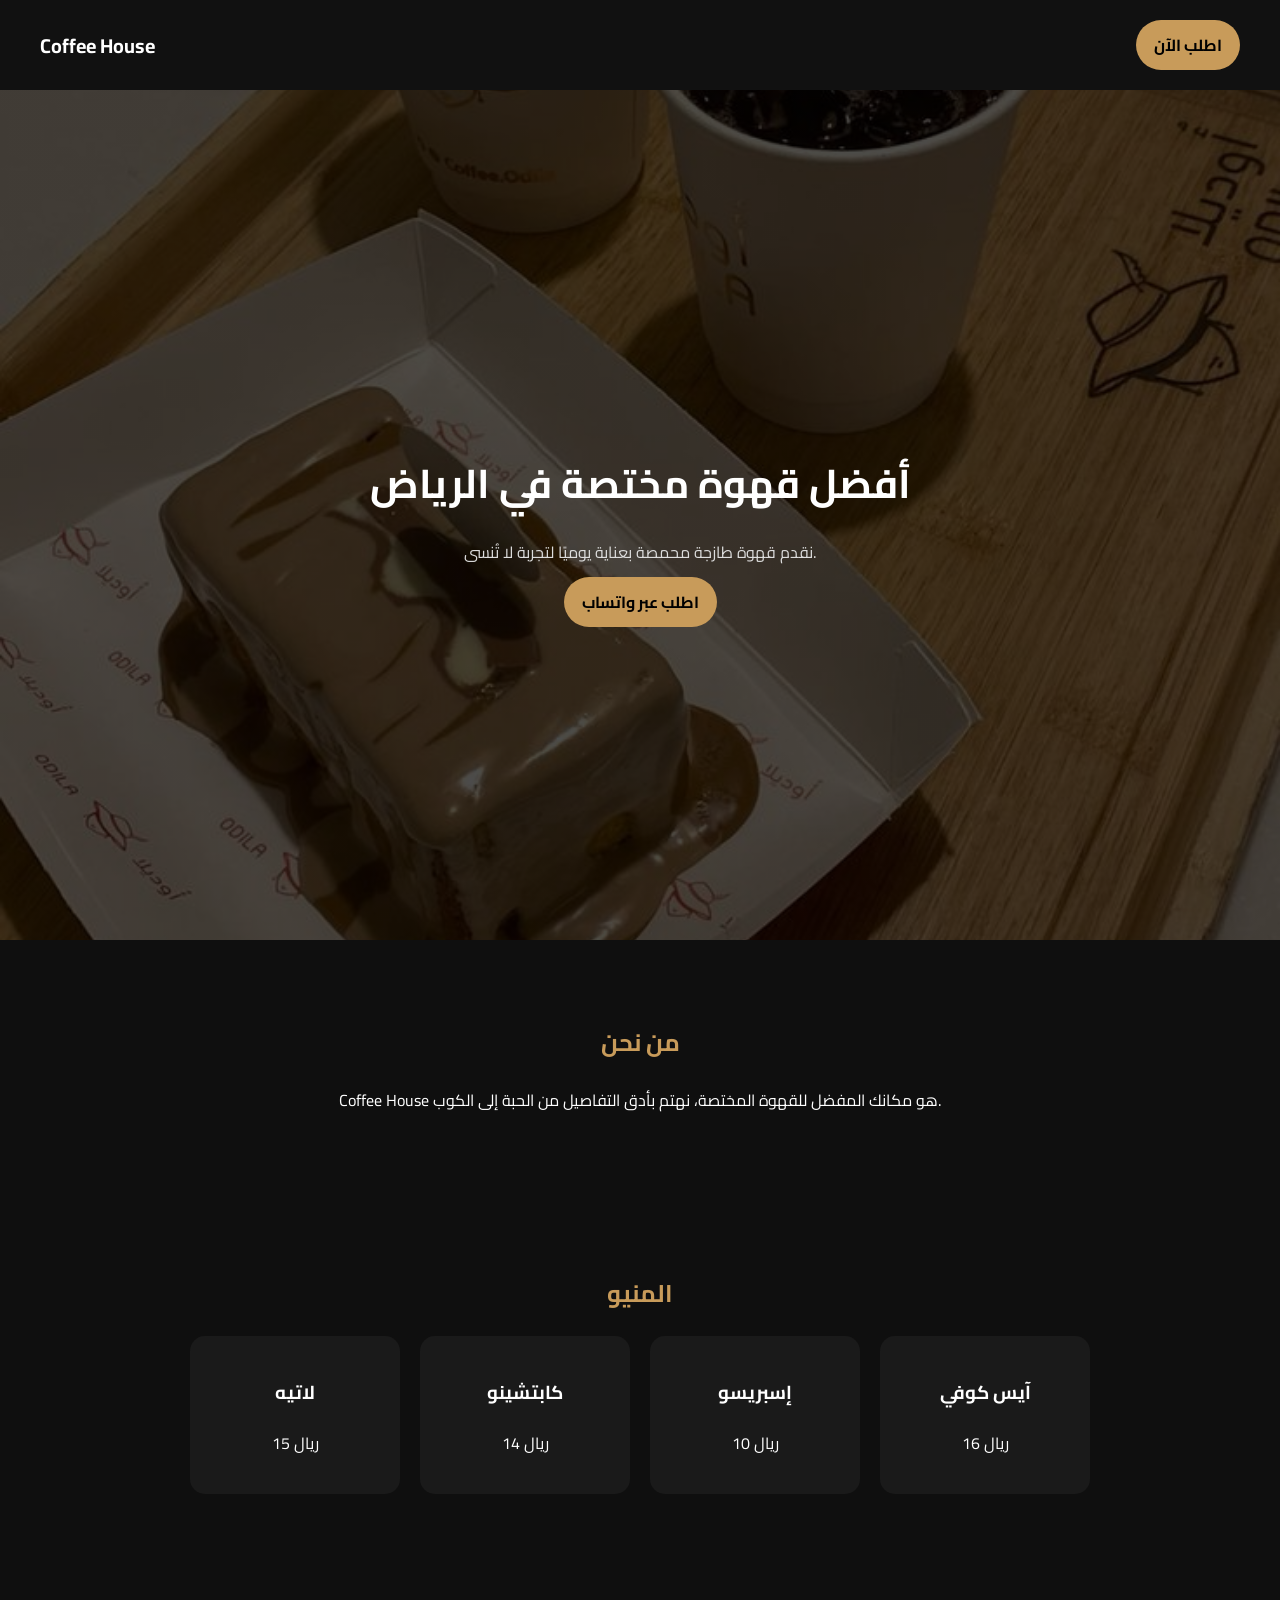
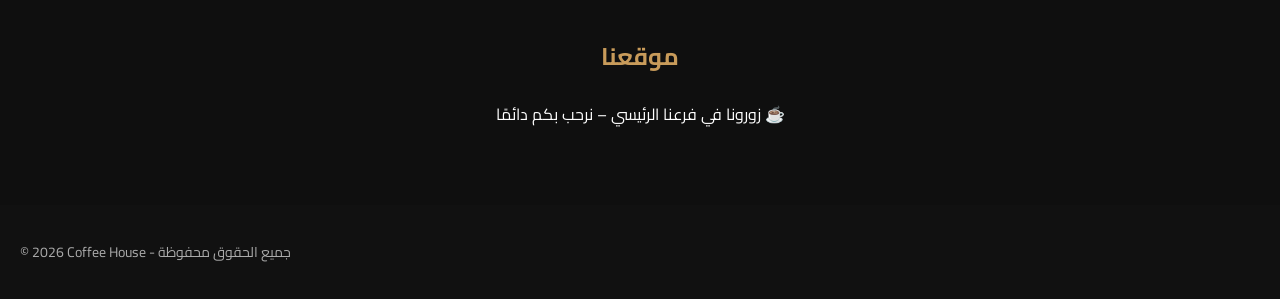
<file: index.html>
<!DOCTYPE html>  <html lang="ar">  
<head>  
  <meta charset="UTF-8" />  
  <meta name="viewport" content="width=device-width, initial-scale=1.0"/>  
  <title>Coffee House</title>  
  <link rel="stylesheet" href="style.css">  
</head>  <body>    <!-- Header -->    <header class="header">  
    <div class="logo">Coffee House</div>  
    <a class="btn" href="https://wa.me/0000000000" target="_blank">  
      اطلب الآن  
    </a>  
  </header>    <!-- Hero -->    <section class="hero">  
    <div class="hero-text">  
      <h1>أفضل قهوة مختصة في الرياض</h1>  
      <p>نقدم قهوة طازجة محمصة بعناية يوميًا لتجربة لا تُنسى.</p>  
      <a class="btn" href="https://wa.me/0000000000">اطلب عبر واتساب</a>  
    </div>  
  </section>    <!-- About -->    <section class="about">  
    <h2>من نحن</h2>  
    <p>  
      Coffee House هو مكانك المفضل للقهوة المختصة، نهتم بأدق التفاصيل من الحبة إلى الكوب.  
    </p>  
  </section>    <!-- Menu -->    <section class="menu">  
    <h2>المنيو</h2>  <div class="menu-grid">  

  <div class="item">  
    <h3>لاتيه</h3>  
    <p>15 ريال</p>  
  </div>  

  <div class="item">  
    <h3>كابتشينو</h3>  
    <p>14 ريال</p>  
  </div>  

  <div class="item">  
    <h3>إسبريسو</h3>  
    <p>10 ريال</p>  
  </div>  

  <div class="item">  
    <h3>آيس كوفي</h3>  
    <p>16 ريال</p>  
  </div>  

</div>

  </section>    <!-- Location -->    <section class="location">  
    <h2>موقعنا</h2>  
    <p>زورونا في فرعنا الرئيسي – نرحب بكم دائمًا ☕</p>  
  </section>    <!-- Footer -->    <footer class="footer">  
    <p>© 2026 Coffee House - جميع الحقوق محفوظة</p>  
  </footer>  </body>  
</html>
</file>
<file: style.css>
@import url('https://fonts.googleapis.com/css2?family=Cairo:wght@400;700&display=swap');

body {
  margin: 0;
  font-family: 'Cairo', sans-serif;
  background: #0f0f0f;
  color: #fff;
}

/* Header */
.header {
  display: flex;
  justify-content: space-between;
  align-items: center;
  padding: 20px 40px;
  background: #111;
  position: sticky;
  top: 0;
}

.logo {
  font-size: 20px;
  font-weight: bold;
}

/* Button */
.btn {
  background: #c89b5a;
  color: #000;
  padding: 10px 18px;
  border-radius: 25px;
  text-decoration: none;
  font-weight: bold;
  transition: 0.3s;
}

.btn:hover {
  background: #e0b46b;
}

/* Hero */
.hero {
  height: 90vh;
  display: flex;
  align-items: center;
  justify-content: center;
  text-align: center;
  background: linear-gradient(rgba(0,0,0,0.7), rgba(0,0,0,0.7)),
              url('images/hero.jpg') center/cover;
  padding: 20px;
}

.hero h1 {
  font-size: 40px;
  margin-bottom: 10px;
}

.hero p {
  margin-bottom: 20px;
  color: #ddd;
}

/* Sections */
section {
  padding: 60px 20px;
  text-align: center;
}

h2 {
  color: #c89b5a;
  margin-bottom: 20px;
}

/* Menu */
.menu-grid {
  display: grid;
  grid-template-columns: repeat(auto-fit, minmax(150px, 1fr));
  gap: 20px;
  max-width: 900px;
  margin: auto;
}

.item {
  background: #1a1a1a;
  padding: 20px;
  border-radius: 15px;
  transition: 0.3s;
}

.item:hover {
  transform: translateY(-5px);
}

/* Footer */
.footer {
  background: #111;
  padding: 20px;
  font-size: 14px;
  color: #aaa;
}
</file>
